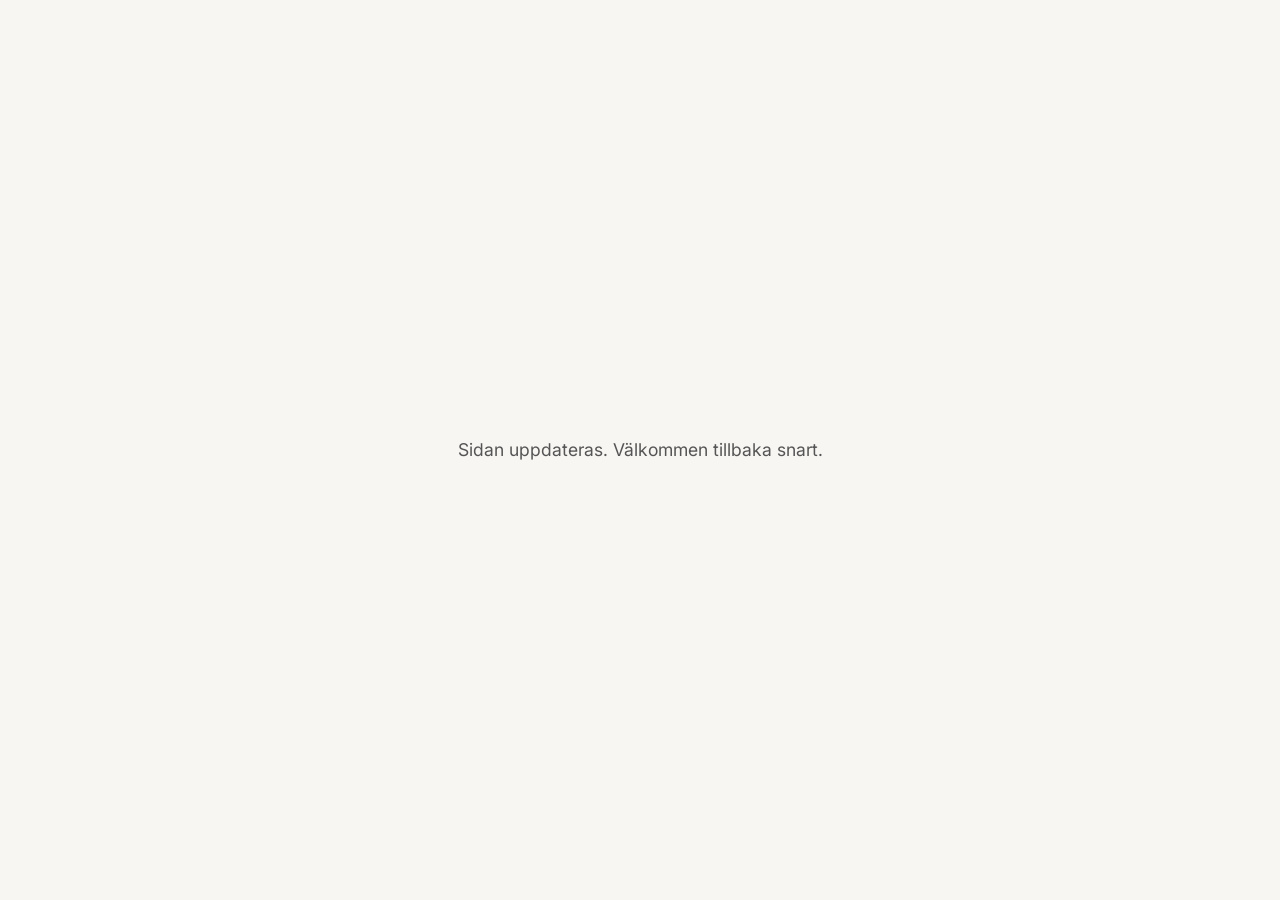
<file: index.html>
<!DOCTYPE html>
<html lang="sv">
<head>
  <meta charset="UTF-8">
  <meta name="viewport" content="width=device-width, initial-scale=1.0">
  <title>LM Schön — Kungarum.se</title>
  <meta name="description" content="Kungarum.se — sidan uppdateras.">
  <link rel="preconnect" href="https://fonts.googleapis.com">
  <link rel="preconnect" href="https://fonts.gstatic.com" crossorigin>
  <link href="https://fonts.googleapis.com/css2?family=Playfair+Display:wght@400;700&family=Inter:wght@400;500&display=swap" rel="stylesheet">
  <style>
    *, *::before, *::after { margin: 0; padding: 0; box-sizing: border-box; }
    body {
      font-family: 'Inter', sans-serif;
      min-height: 100vh;
      display: flex;
      align-items: center;
      justify-content: center;
      background: #f8f6f3;
      color: #2c2c2c;
      text-align: center;
      padding: 2rem;
    }
    .container { max-width: 480px; }
    h1 {
      font-family: 'Playfair Display', serif;
      font-size: 2.5rem;
      margin-bottom: 1rem;
      color: #1a1a1a;
    }
    p {
      font-size: 1.1rem;
      line-height: 1.6;
      color: #555;
    }
  </style>
</head>
<body>
  <div class="container">
    <p>Sidan uppdateras. Välkommen tillbaka snart.</p>
  </div>
</body>
</html>
</file>
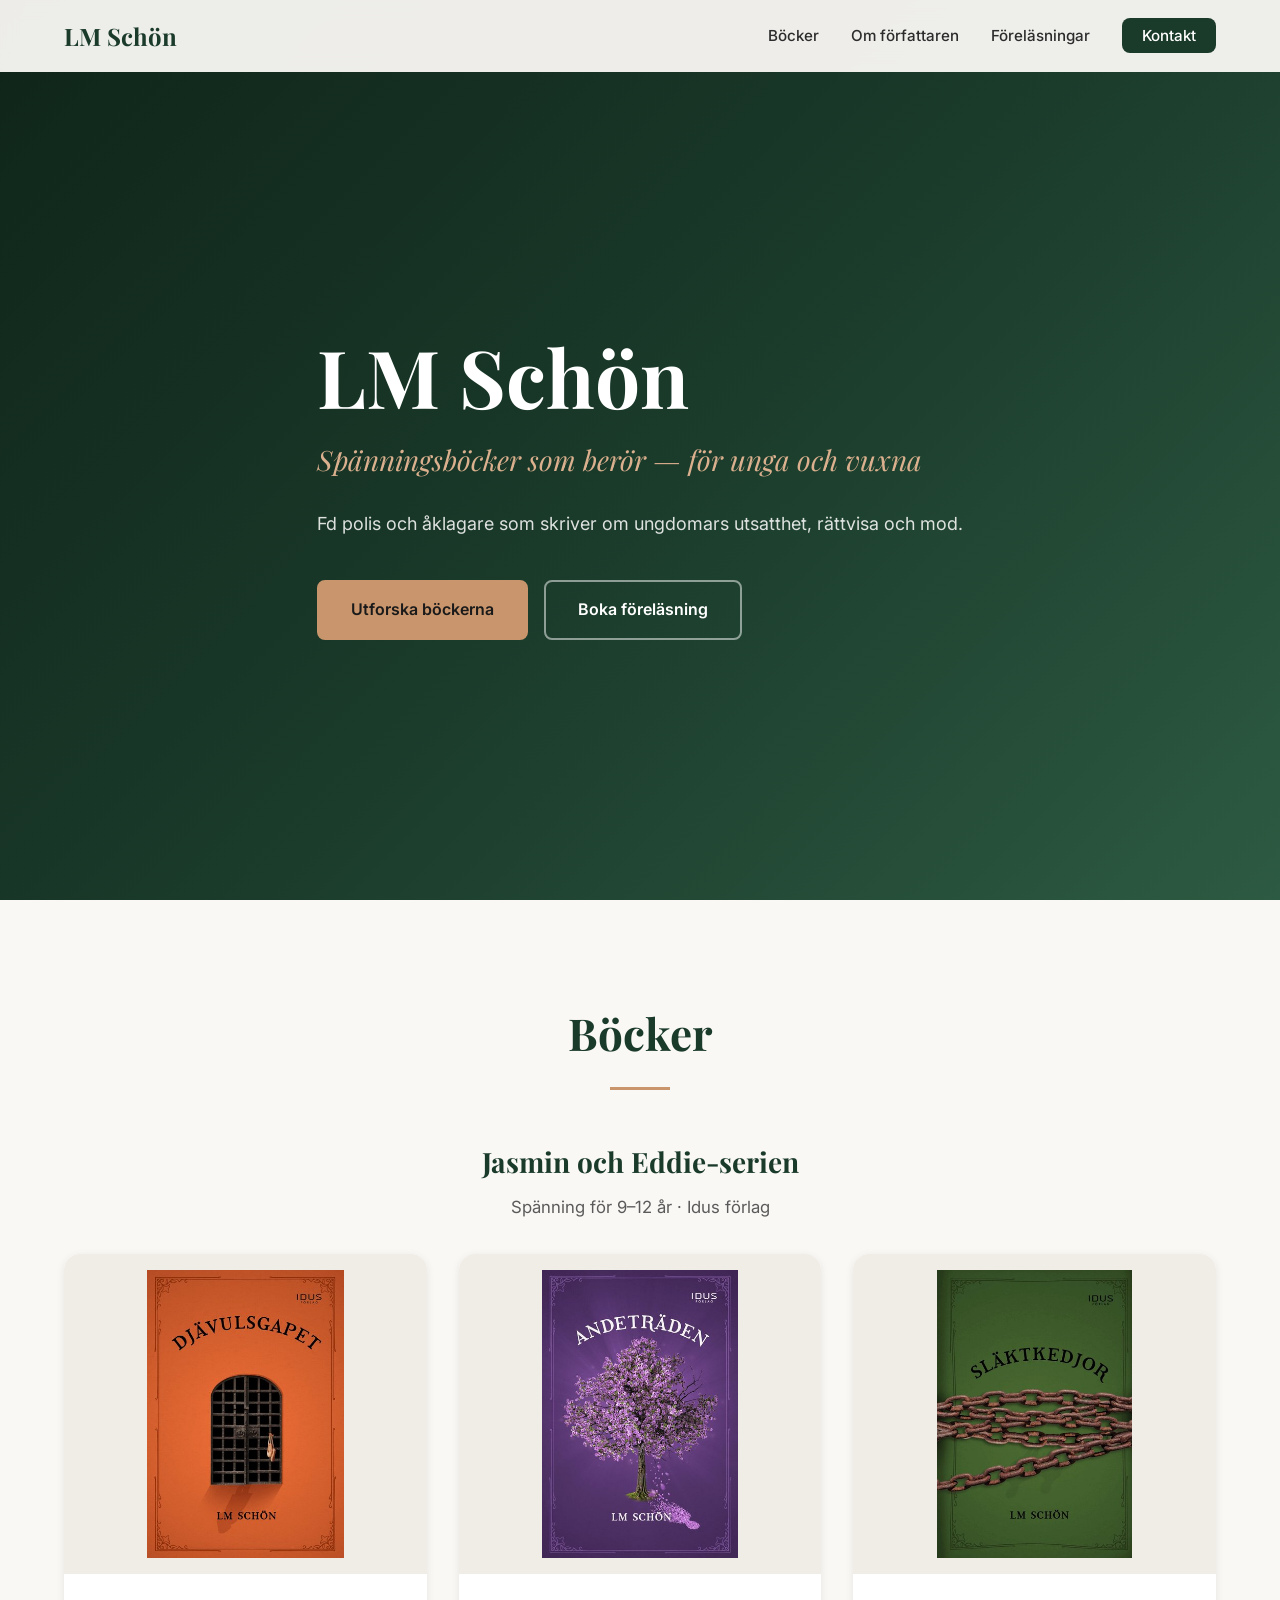
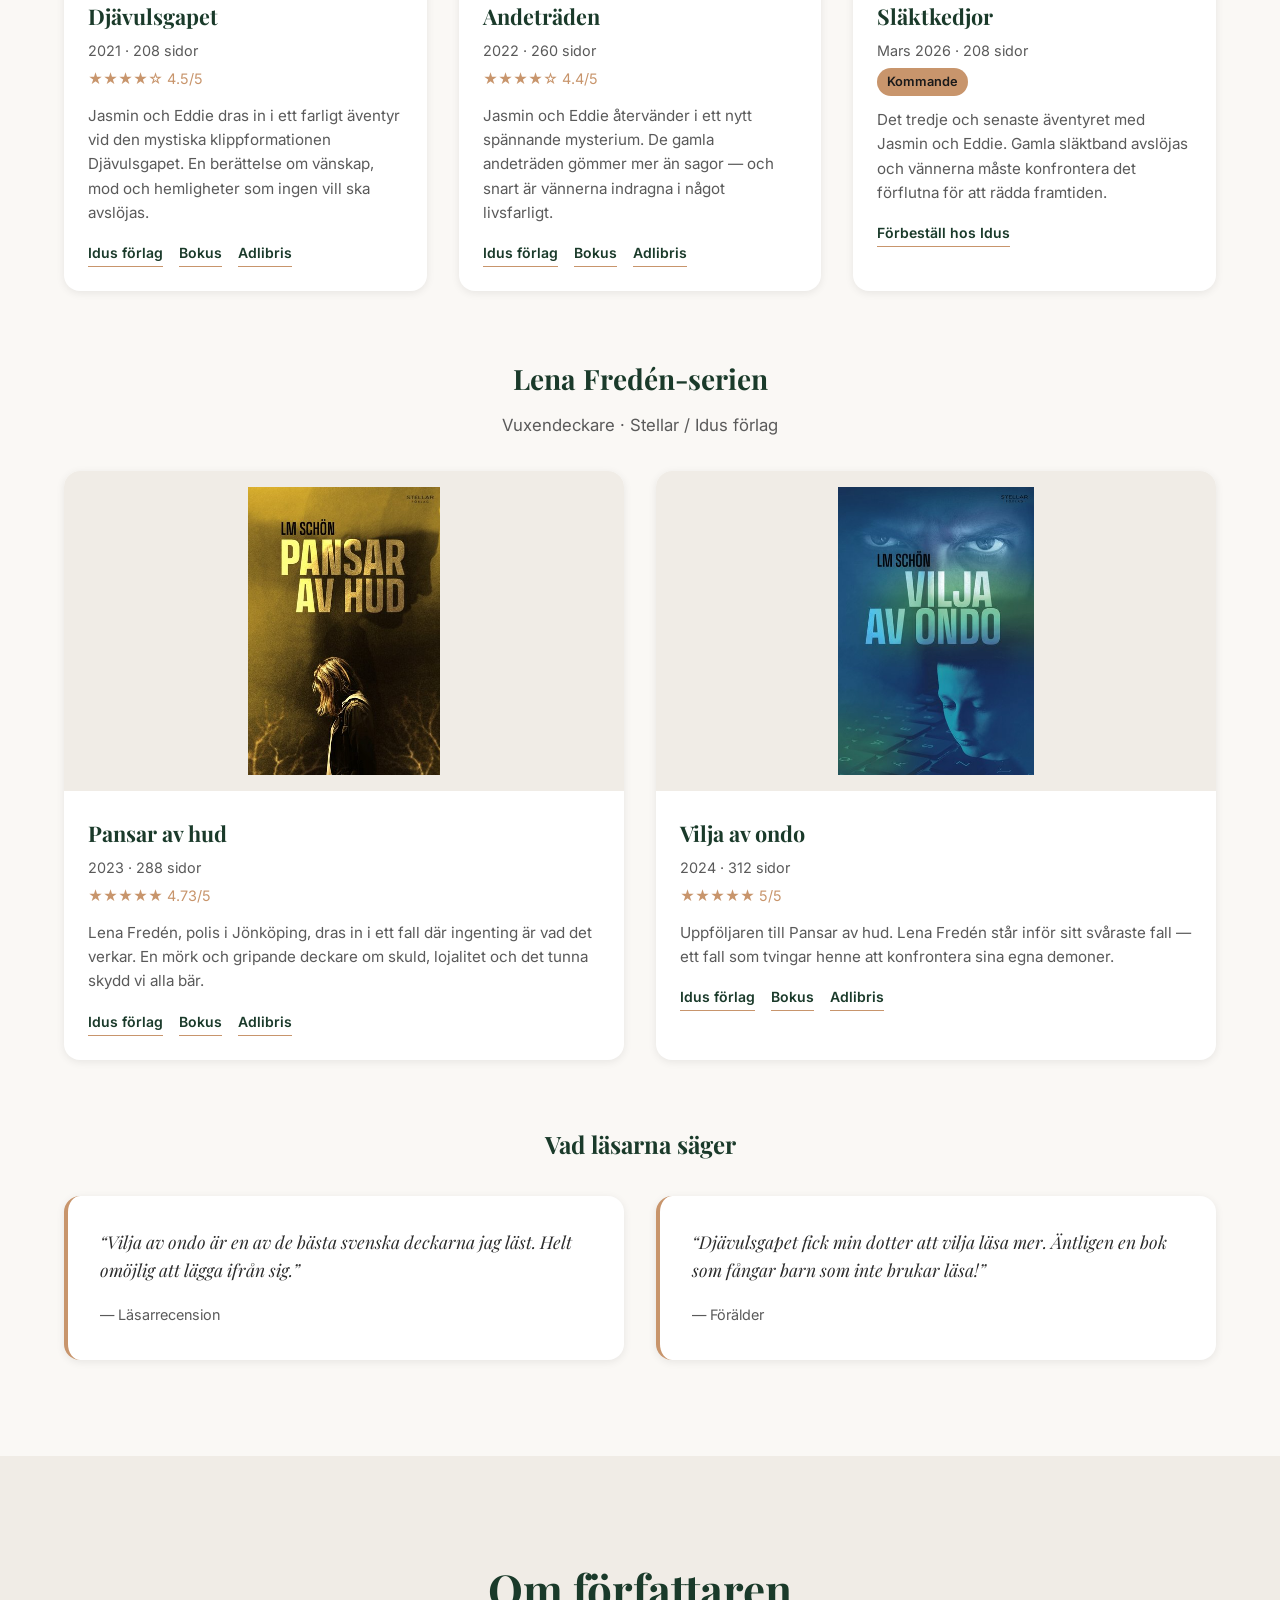
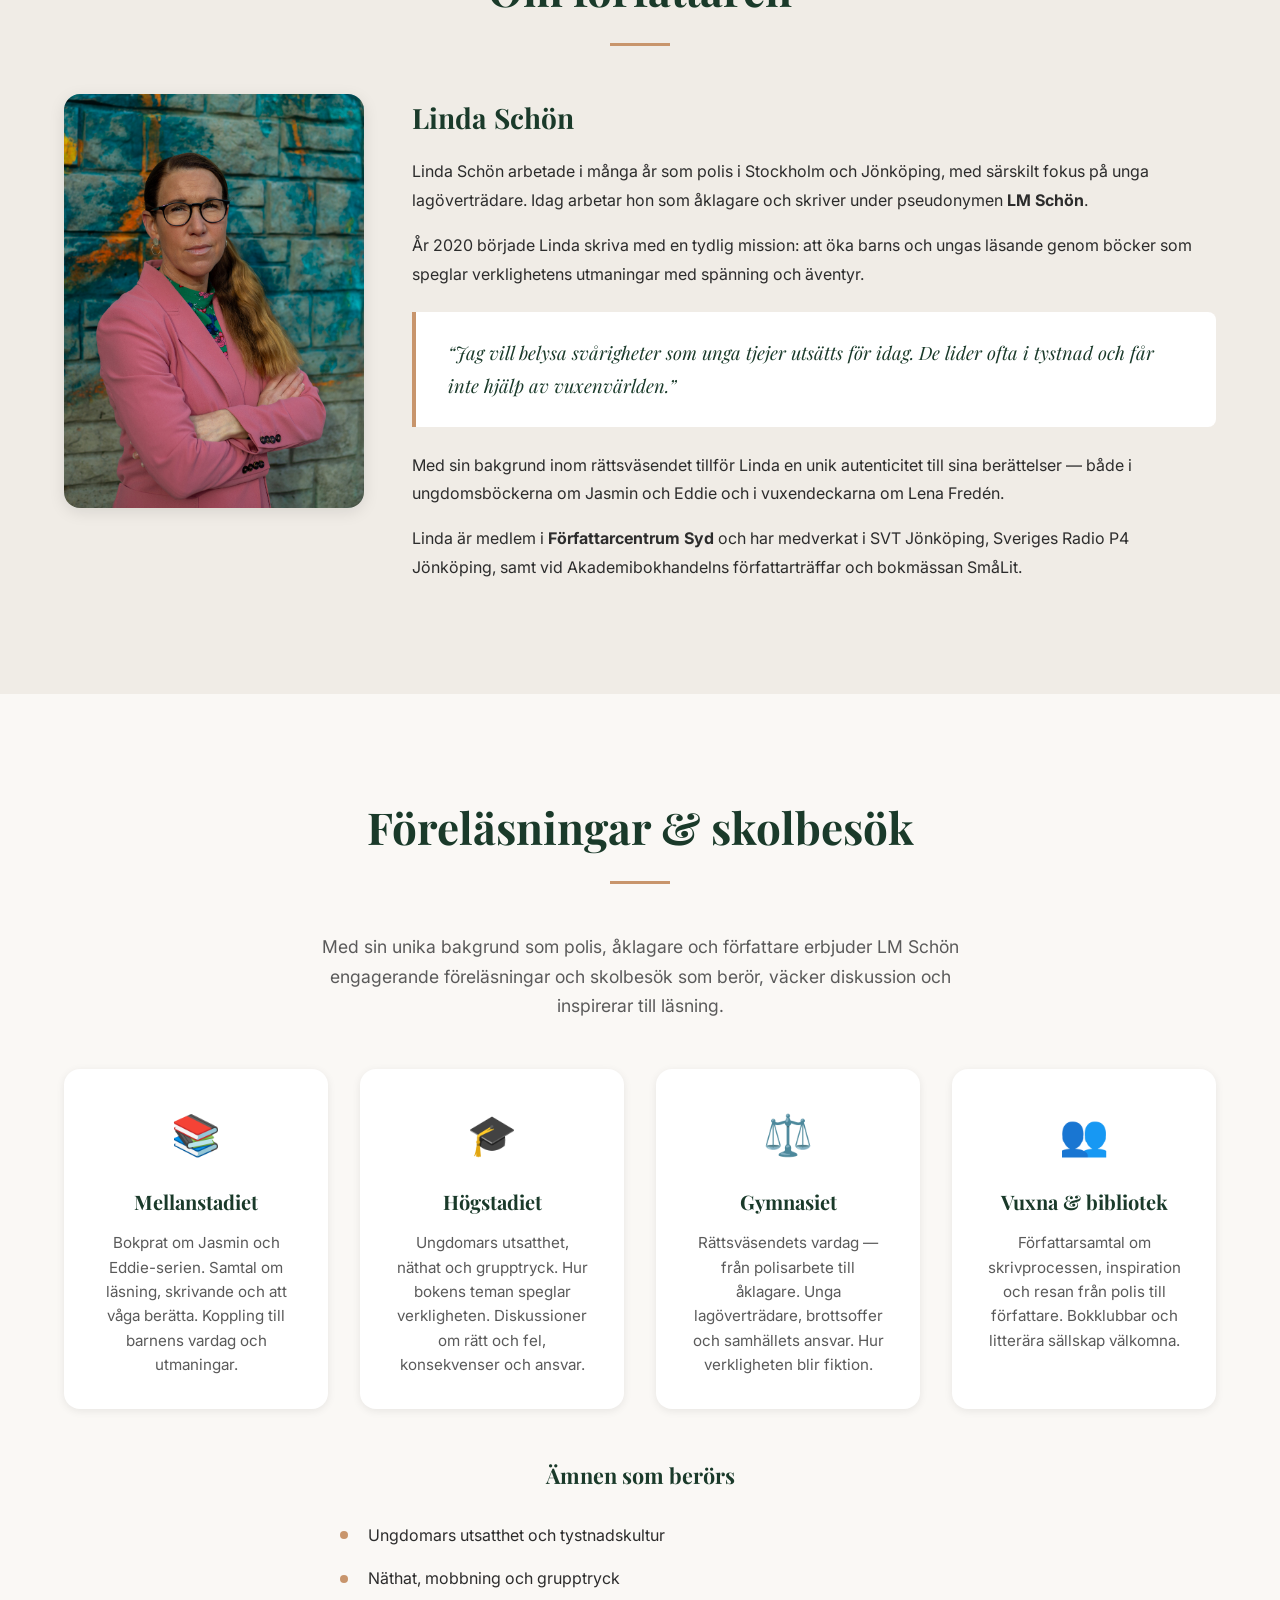
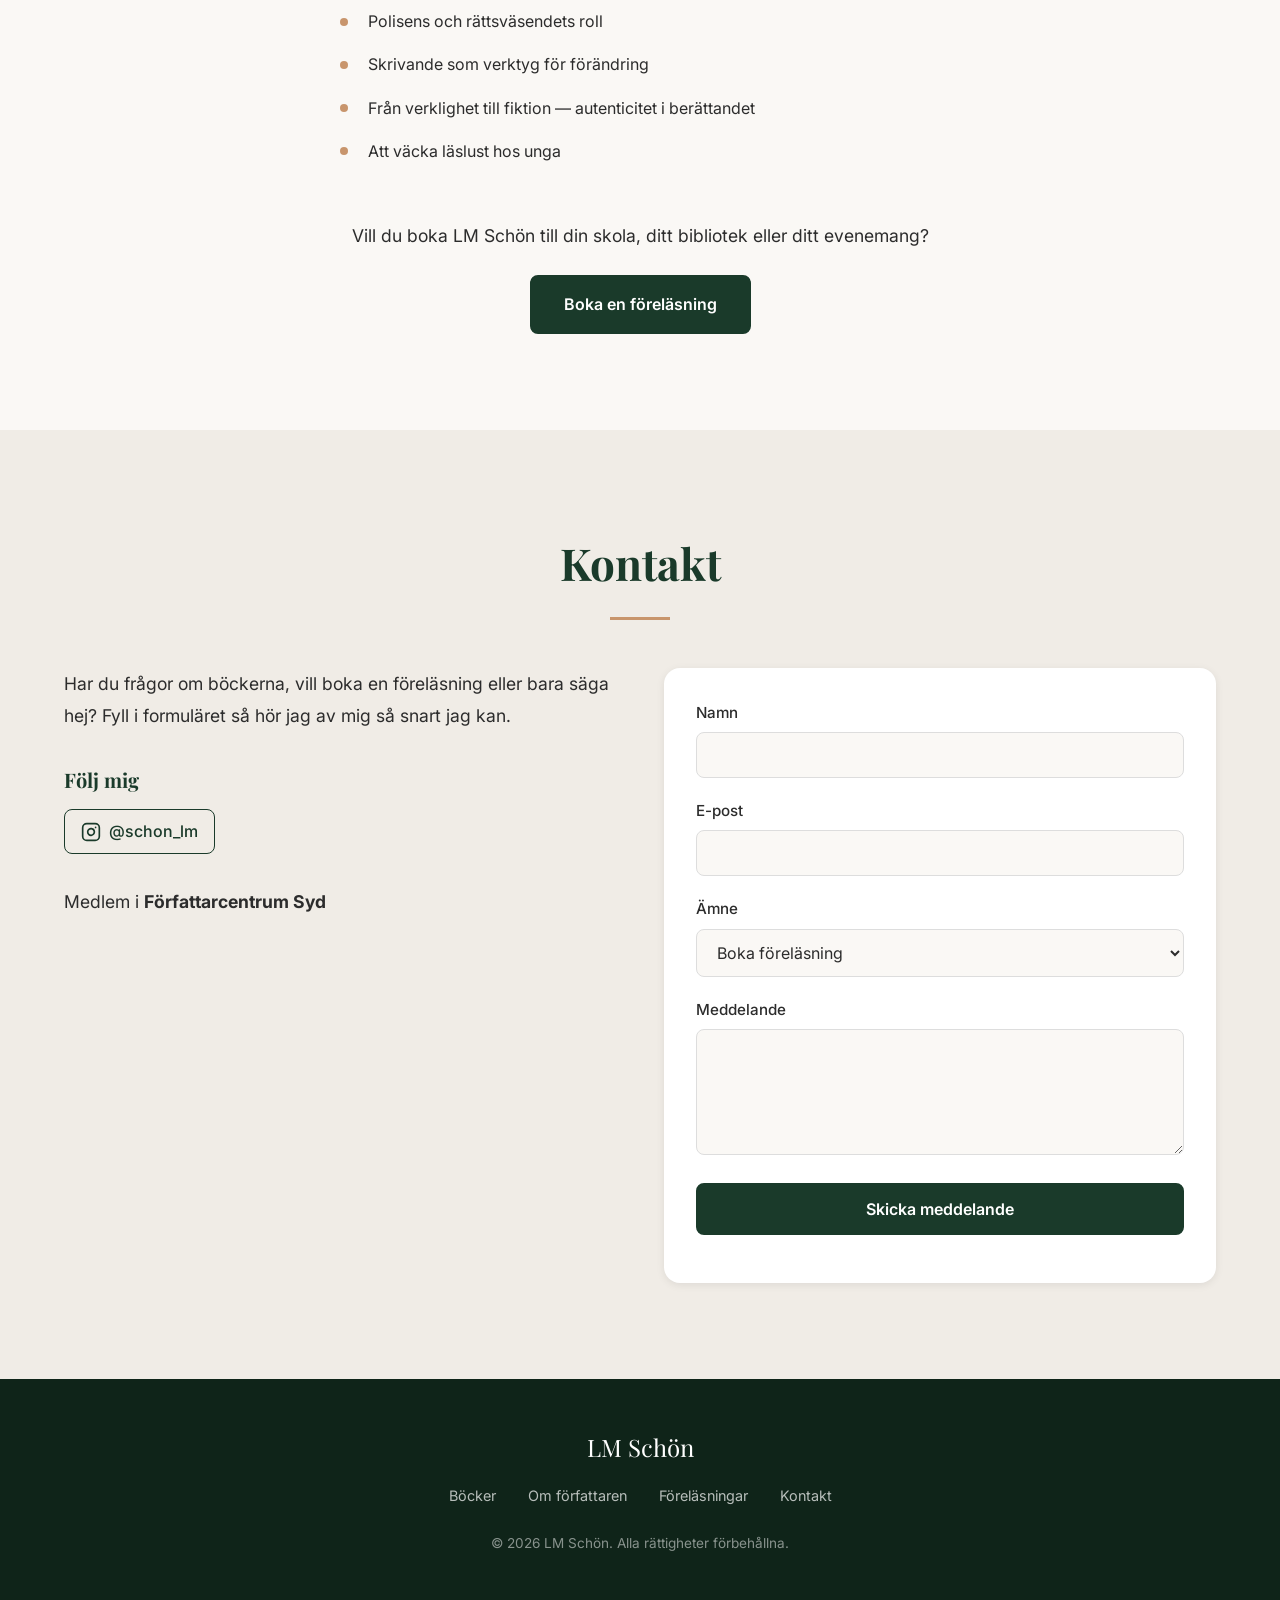
<file: index.backup.html>
<!DOCTYPE html>
<html lang="sv">
<head>
  <meta charset="UTF-8">
  <meta name="viewport" content="width=device-width, initial-scale=1.0">
  <title>LM Schön — Författare | Kungarum.se</title>
  <meta name="description" content="LM Schön — författare av spänningsböcker för unga och vuxna. Boka föreläsningar för skolor. Jasmin och Eddie-serien, Lena Fredén-serien.">
  <link rel="preconnect" href="https://fonts.googleapis.com">
  <link rel="preconnect" href="https://fonts.gstatic.com" crossorigin>
  <link href="https://fonts.googleapis.com/css2?family=Playfair+Display:ital,wght@0,400;0,700;1,400&family=Inter:wght@400;500;600&display=swap" rel="stylesheet">
  <link rel="stylesheet" href="css/style.css">
</head>
<body>
  <!-- Navigation -->
  <nav class="navbar" id="navbar">
    <div class="nav-container">
      <a href="#hero" class="nav-logo">LM Schön</a>
      <button class="nav-toggle" id="nav-toggle" aria-label="Öppna meny">
        <span></span>
        <span></span>
        <span></span>
      </button>
      <ul class="nav-menu" id="nav-menu">
        <li><a href="#bocker" class="nav-link">Böcker</a></li>
        <li><a href="#om" class="nav-link">Om författaren</a></li>
        <li><a href="#forelasningar" class="nav-link">Föreläsningar</a></li>
        <li><a href="#kontakt" class="nav-link nav-link--cta">Kontakt</a></li>
      </ul>
    </div>
  </nav>

  <!-- Hero -->
  <section class="hero" id="hero">
    <div class="container">
      <div class="hero-content">
        <h1 class="hero-title">LM Schön</h1>
        <p class="hero-subtitle">Spänningsböcker som berör &mdash; för unga och vuxna</p>
        <p class="hero-text">Fd polis och åklagare som skriver om ungdomars utsatthet, rättvisa och mod.</p>
        <div class="hero-buttons">
          <a href="#bocker" class="btn btn--primary">Utforska böckerna</a>
          <a href="#forelasningar" class="btn btn--outline">Boka föreläsning</a>
        </div>
      </div>
    </div>
  </section>

  <!-- Böcker -->
  <section class="section section--books" id="bocker">
    <div class="container">
      <h2 class="section-title">Böcker</h2>

      <!-- Jasmin och Eddie -->
      <div class="book-series">
        <h3 class="series-title">Jasmin och Eddie-serien</h3>
        <p class="series-info">Spänning för 9–12 år &middot; Idus förlag</p>

        <div class="book-grid">
          <article class="book-card fade-in">
            <div class="book-cover">
              <img src="images/djavulsgapet.jpg" alt="Bokomslag: Djävulsgapet av LM Schön">
            </div>
            <div class="book-info">
              <h4 class="book-title">Djävulsgapet</h4>
              <p class="book-meta">2021 &middot; 208 sidor</p>
              <p class="book-rating">&#9733;&#9733;&#9733;&#9733;&#9734; 4.5/5</p>
              <p class="book-desc">Jasmin och Eddie dras in i ett farligt äventyr vid den mystiska klippformationen Djävulsgapet. En berättelse om vänskap, mod och hemligheter som ingen vill ska avslöjas.</p>
              <div class="book-links">
                <a href="https://www.idusforlag.se" target="_blank" rel="noopener">Idus förlag</a>
                <a href="https://www.bokus.com/bok/9789176342671" target="_blank" rel="noopener">Bokus</a>
                <a href="https://www.adlibris.com/se/bok/djavulsgapet-9789176342671" target="_blank" rel="noopener">Adlibris</a>
              </div>
            </div>
          </article>

          <article class="book-card fade-in">
            <div class="book-cover">
              <img src="images/andetraden.jpg" alt="Bokomslag: Andeträden av LM Schön">
            </div>
            <div class="book-info">
              <h4 class="book-title">Andeträden</h4>
              <p class="book-meta">2022 &middot; 260 sidor</p>
              <p class="book-rating">&#9733;&#9733;&#9733;&#9733;&#9734; 4.4/5</p>
              <p class="book-desc">Jasmin och Eddie återvänder i ett nytt spännande mysterium. De gamla andeträden gömmer mer än sagor — och snart är vännerna indragna i något livsfarligt.</p>
              <div class="book-links">
                <a href="https://www.idusforlag.se" target="_blank" rel="noopener">Idus förlag</a>
                <a href="https://www.bokus.com/bok/9789176344927" target="_blank" rel="noopener">Bokus</a>
                <a href="https://www.adlibris.com/se/bok/andetraden-9789176344927" target="_blank" rel="noopener">Adlibris</a>
              </div>
            </div>
          </article>

          <article class="book-card fade-in">
            <div class="book-cover">
              <img src="images/slaktkedjor.jpg" alt="Bokomslag: Släktkedjor av LM Schön">
            </div>
            <div class="book-info">
              <h4 class="book-title">Släktkedjor</h4>
              <p class="book-meta">Mars 2026 &middot; 208 sidor</p>
              <p class="book-badge">Kommande</p>
              <p class="book-desc">Det tredje och senaste äventyret med Jasmin och Eddie. Gamla släktband avslöjas och vännerna måste konfrontera det förflutna för att rädda framtiden.</p>
              <div class="book-links">
                <a href="https://www.idusforlag.se" target="_blank" rel="noopener">Förbeställ hos Idus</a>
              </div>
            </div>
          </article>
        </div>
      </div>

      <!-- Lena Fredén -->
      <div class="book-series">
        <h3 class="series-title">Lena Fredén-serien</h3>
        <p class="series-info">Vuxendeckare &middot; Stellar / Idus förlag</p>

        <div class="book-grid">
          <article class="book-card fade-in">
            <div class="book-cover">
              <img src="images/pansar-av-hud.jpg" alt="Bokomslag: Pansar av hud av LM Schön">
            </div>
            <div class="book-info">
              <h4 class="book-title">Pansar av hud</h4>
              <p class="book-meta">2023 &middot; 288 sidor</p>
              <p class="book-rating">&#9733;&#9733;&#9733;&#9733;&#9733; 4.73/5</p>
              <p class="book-desc">Lena Fredén, polis i Jönköping, dras in i ett fall där ingenting är vad det verkar. En mörk och gripande deckare om skuld, lojalitet och det tunna skydd vi alla bär.</p>
              <div class="book-links">
                <a href="https://www.idusforlag.se" target="_blank" rel="noopener">Idus förlag</a>
                <a href="https://www.bokus.com/bok/9789188981288" target="_blank" rel="noopener">Bokus</a>
                <a href="https://www.adlibris.com/se/bok/pansar-av-hud-9789188981288" target="_blank" rel="noopener">Adlibris</a>
              </div>
            </div>
          </article>

          <article class="book-card fade-in">
            <div class="book-cover">
              <img src="images/vilja-av-ondo.jpg" alt="Bokomslag: Vilja av ondo av LM Schön">
            </div>
            <div class="book-info">
              <h4 class="book-title">Vilja av ondo</h4>
              <p class="book-meta">2024 &middot; 312 sidor</p>
              <p class="book-rating">&#9733;&#9733;&#9733;&#9733;&#9733; 5/5</p>
              <p class="book-desc">Uppföljaren till Pansar av hud. Lena Fredén står inför sitt svåraste fall — ett fall som tvingar henne att konfrontera sina egna demoner.</p>
              <div class="book-links">
                <a href="https://www.idusforlag.se" target="_blank" rel="noopener">Idus förlag</a>
                <a href="https://www.bokus.com/bok/9789188981417" target="_blank" rel="noopener">Bokus</a>
                <a href="https://www.adlibris.com/se/bok/vilja-av-ondo-9789188981417" target="_blank" rel="noopener">Adlibris</a>
              </div>
            </div>
          </article>
        </div>
      </div>

      <!-- Recensioner -->
      <div class="reviews">
        <h3 class="reviews-title">Vad läsarna säger</h3>
        <div class="reviews-grid">
          <blockquote class="review fade-in">
            <p>&ldquo;Vilja av ondo är en av de bästa svenska deckarna jag läst. Helt omöjlig att lägga ifrån sig.&rdquo;</p>
            <cite>— Läsarrecension</cite>
          </blockquote>
          <blockquote class="review fade-in">
            <p>&ldquo;Djävulsgapet fick min dotter att vilja läsa mer. Äntligen en bok som fångar barn som inte brukar läsa!&rdquo;</p>
            <cite>— Förälder</cite>
          </blockquote>
        </div>
      </div>
    </div>
  </section>

  <!-- Om författaren -->
  <section class="section section--about" id="om">
    <div class="container">
      <h2 class="section-title">Om författaren</h2>
      <div class="about-grid">
        <div class="about-photo fade-in">
          <img src="images/forfattare-lm-schon.jpg" alt="Författarporträtt: LM Schön. Foto: Anna Rydén">
        </div>
        <div class="about-text fade-in">
          <h3>Linda Schön</h3>
          <p>Linda Schön arbetade i många år som polis i Stockholm och Jönköping, med särskilt fokus på unga lagöverträdare. Idag arbetar hon som åklagare och skriver under pseudonymen <strong>LM Schön</strong>.</p>
          <p>År 2020 började Linda skriva med en tydlig mission: att öka barns och ungas läsande genom böcker som speglar verklighetens utmaningar med spänning och äventyr.</p>

          <blockquote class="about-quote">
            <p>&ldquo;Jag vill belysa svårigheter som unga tjejer utsätts för idag. De lider ofta i tystnad och får inte hjälp av vuxenvärlden.&rdquo;</p>
          </blockquote>

          <p>Med sin bakgrund inom rättsväsendet tillför Linda en unik autenticitet till sina berättelser — både i ungdomsböckerna om Jasmin och Eddie och i vuxendeckarna om Lena Fredén.</p>

          <p>Linda är medlem i <strong>Författarcentrum Syd</strong> och har medverkat i SVT Jönköping, Sveriges Radio P4 Jönköping, samt vid Akademibokhandelns författarträffar och bokmässan SmåLit.</p>
        </div>
      </div>
    </div>
  </section>

  <!-- Föreläsningar -->
  <section class="section section--lectures" id="forelasningar">
    <div class="container">
      <h2 class="section-title">Föreläsningar & skolbesök</h2>
      <div class="lectures-intro fade-in">
        <p>Med sin unika bakgrund som polis, åklagare och författare erbjuder LM Schön engagerande föreläsningar och skolbesök som berör, väcker diskussion och inspirerar till läsning.</p>
      </div>

      <div class="lectures-grid">
        <div class="lecture-card fade-in">
          <div class="lecture-icon">&#128218;</div>
          <h3>Mellanstadiet</h3>
          <p>Bokprat om Jasmin och Eddie-serien. Samtal om läsning, skrivande och att våga berätta. Koppling till barnens vardag och utmaningar.</p>
        </div>

        <div class="lecture-card fade-in">
          <div class="lecture-icon">&#127891;</div>
          <h3>Högstadiet</h3>
          <p>Ungdomars utsatthet, näthat och grupptryck. Hur bokens teman speglar verkligheten. Diskussioner om rätt och fel, konsekvenser och ansvar.</p>
        </div>

        <div class="lecture-card fade-in">
          <div class="lecture-icon">&#9878;&#65039;</div>
          <h3>Gymnasiet</h3>
          <p>Rättsväsendets vardag — från polisarbete till åklagare. Unga lagöverträdare, brottsoffer och samhällets ansvar. Hur verkligheten blir fiktion.</p>
        </div>

        <div class="lecture-card fade-in">
          <div class="lecture-icon">&#128101;</div>
          <h3>Vuxna & bibliotek</h3>
          <p>Författarsamtal om skrivprocessen, inspiration och resan från polis till författare. Bokklubbar och litterära sällskap välkomna.</p>
        </div>
      </div>

      <div class="lectures-topics fade-in">
        <h3>Ämnen som berörs</h3>
        <ul class="topics-list">
          <li>Ungdomars utsatthet och tystnadskultur</li>
          <li>Näthat, mobbning och grupptryck</li>
          <li>Polisens och rättsväsendets roll</li>
          <li>Skrivande som verktyg för förändring</li>
          <li>Från verklighet till fiktion — autenticitet i berättandet</li>
          <li>Att väcka läslust hos unga</li>
        </ul>
      </div>

      <div class="lectures-cta fade-in">
        <p>Vill du boka LM Schön till din skola, ditt bibliotek eller ditt evenemang?</p>
        <a href="#kontakt" class="btn btn--primary">Boka en föreläsning</a>
      </div>
    </div>
  </section>

  <!-- Kontakt -->
  <section class="section section--contact" id="kontakt">
    <div class="container">
      <h2 class="section-title">Kontakt</h2>
      <div class="contact-grid">
        <div class="contact-info fade-in">
          <p>Har du frågor om böckerna, vill boka en föreläsning eller bara säga hej? Fyll i formuläret så hör jag av mig så snart jag kan.</p>
          <div class="contact-social">
            <h3>Följ mig</h3>
            <a href="https://www.instagram.com/schon_lm/" target="_blank" rel="noopener" class="social-link">
              <svg width="24" height="24" viewBox="0 0 24 24" fill="none" stroke="currentColor" stroke-width="2" stroke-linecap="round" stroke-linejoin="round"><rect x="2" y="2" width="20" height="20" rx="5" ry="5"/><path d="M16 11.37A4 4 0 1 1 12.63 8 4 4 0 0 1 16 11.37z"/><line x1="17.5" y1="6.5" x2="17.51" y2="6.5"/></svg>
              @schon_lm
            </a>
          </div>
          <div class="contact-member">
            <p>Medlem i <strong>Författarcentrum Syd</strong></p>
          </div>
        </div>

        <form class="contact-form fade-in" id="contact-form" action="https://formspree.io/f/YOUR_FORM_ID" method="POST">
          <div class="form-group">
            <label for="name">Namn</label>
            <input type="text" id="name" name="name" required>
          </div>
          <div class="form-group">
            <label for="email">E-post</label>
            <input type="email" id="email" name="email" required>
          </div>
          <div class="form-group">
            <label for="subject">Ämne</label>
            <select id="subject" name="subject">
              <option value="forelasning">Boka föreläsning</option>
              <option value="bocker">Fråga om böcker</option>
              <option value="media">Media / intervju</option>
              <option value="ovrigt">Övrigt</option>
            </select>
          </div>
          <div class="form-group">
            <label for="message">Meddelande</label>
            <textarea id="message" name="message" rows="5" required></textarea>
          </div>
          <button type="submit" class="btn btn--primary btn--full">Skicka meddelande</button>
          <p class="form-status" id="form-status"></p>
        </form>
      </div>
    </div>
  </section>

  <!-- Footer -->
  <footer class="footer">
    <div class="container">
      <div class="footer-content">
        <p class="footer-logo">LM Schön</p>
        <nav class="footer-nav">
          <a href="#bocker">Böcker</a>
          <a href="#om">Om författaren</a>
          <a href="#forelasningar">Föreläsningar</a>
          <a href="#kontakt">Kontakt</a>
        </nav>
        <p class="footer-copy">&copy; 2026 LM Schön. Alla rättigheter förbehållna.</p>
      </div>
    </div>
  </footer>

  <script src="js/main.js"></script>
</body>
</html>
</file>
<file: css/style.css>
/* ===================================
   Kungarum.se — LM Schön
   Style Sheet
   =================================== */

/* --- Custom Properties --- */
:root {
  --color-primary: #1a3a2a;
  --color-primary-light: #2d5a42;
  --color-primary-dark: #0f2419;
  --color-accent: #c8956c;
  --color-accent-light: #dbb08e;
  --color-bg: #faf8f5;
  --color-bg-alt: #f0ece6;
  --color-text: #2c2c2c;
  --color-text-light: #5a5a5a;
  --color-white: #ffffff;
  --color-dark: #1a1a1a;

  --font-heading: 'Playfair Display', Georgia, serif;
  --font-body: 'Inter', -apple-system, BlinkMacSystemFont, sans-serif;

  --max-width: 1200px;
  --nav-height: 72px;

  --shadow-sm: 0 2px 8px rgba(0, 0, 0, 0.08);
  --shadow-md: 0 4px 16px rgba(0, 0, 0, 0.1);
  --shadow-lg: 0 8px 32px rgba(0, 0, 0, 0.12);

  --radius: 8px;
  --radius-lg: 16px;

  --transition: 0.3s ease;
}

/* --- Reset & Base --- */
*,
*::before,
*::after {
  margin: 0;
  padding: 0;
  box-sizing: border-box;
}

html {
  scroll-behavior: smooth;
  scroll-padding-top: var(--nav-height);
}

body {
  font-family: var(--font-body);
  font-size: 1rem;
  line-height: 1.7;
  color: var(--color-text);
  background-color: var(--color-bg);
  -webkit-font-smoothing: antialiased;
}

img {
  max-width: 100%;
  height: auto;
  display: block;
}

a {
  color: var(--color-primary);
  text-decoration: none;
  transition: color var(--transition);
}

a:hover {
  color: var(--color-accent);
}

/* --- Container --- */
.container {
  max-width: var(--max-width);
  margin: 0 auto;
  padding: 0 1.5rem;
}

/* --- Navigation --- */
.navbar {
  position: fixed;
  top: 0;
  left: 0;
  right: 0;
  height: var(--nav-height);
  background: rgba(250, 248, 245, 0.95);
  backdrop-filter: blur(10px);
  z-index: 1000;
  transition: box-shadow var(--transition);
}

.navbar.scrolled {
  box-shadow: var(--shadow-sm);
}

.nav-container {
  max-width: var(--max-width);
  margin: 0 auto;
  padding: 0 1.5rem;
  display: flex;
  align-items: center;
  justify-content: space-between;
  height: 100%;
}

.nav-logo {
  font-family: var(--font-heading);
  font-size: 1.5rem;
  font-weight: 700;
  color: var(--color-primary);
}

.nav-logo:hover {
  color: var(--color-primary);
}

.nav-menu {
  display: flex;
  align-items: center;
  gap: 2rem;
  list-style: none;
}

.nav-link {
  font-size: 0.95rem;
  font-weight: 500;
  color: var(--color-text);
  position: relative;
}

.nav-link::after {
  content: '';
  position: absolute;
  bottom: -4px;
  left: 0;
  width: 0;
  height: 2px;
  background: var(--color-accent);
  transition: width var(--transition);
}

.nav-link:hover::after,
.nav-link.active::after {
  width: 100%;
}

.nav-link:hover {
  color: var(--color-primary);
}

.nav-link--cta {
  background: var(--color-primary);
  color: var(--color-white) !important;
  padding: 0.5rem 1.25rem;
  border-radius: var(--radius);
}

.nav-link--cta::after {
  display: none;
}

.nav-link--cta:hover {
  background: var(--color-primary-light);
  color: var(--color-white) !important;
}

/* Hamburger */
.nav-toggle {
  display: none;
  flex-direction: column;
  gap: 5px;
  background: none;
  border: none;
  cursor: pointer;
  padding: 4px;
}

.nav-toggle span {
  display: block;
  width: 24px;
  height: 2px;
  background: var(--color-text);
  transition: var(--transition);
}

.nav-toggle.active span:nth-child(1) {
  transform: rotate(45deg) translate(5px, 5px);
}

.nav-toggle.active span:nth-child(2) {
  opacity: 0;
}

.nav-toggle.active span:nth-child(3) {
  transform: rotate(-45deg) translate(5px, -5px);
}

/* --- Buttons --- */
.btn {
  display: inline-block;
  font-family: var(--font-body);
  font-size: 1rem;
  font-weight: 600;
  padding: 0.875rem 2rem;
  border-radius: var(--radius);
  cursor: pointer;
  transition: all var(--transition);
  border: 2px solid transparent;
  text-align: center;
}

.btn--primary {
  background: var(--color-primary);
  color: var(--color-white);
  border-color: var(--color-primary);
}

.btn--primary:hover {
  background: var(--color-primary-light);
  border-color: var(--color-primary-light);
  color: var(--color-white);
}

.btn--outline {
  background: transparent;
  color: var(--color-primary);
  border-color: var(--color-primary);
}

.btn--outline:hover {
  background: var(--color-primary);
  color: var(--color-white);
}

.btn--full {
  width: 100%;
}

/* --- Hero --- */
.hero {
  min-height: 100vh;
  display: flex;
  align-items: center;
  background: linear-gradient(135deg, var(--color-primary-dark) 0%, var(--color-primary) 50%, var(--color-primary-light) 100%);
  color: var(--color-white);
  padding-top: var(--nav-height);
}

.hero-content {
  max-width: 700px;
  padding: 4rem 0;
}

.hero-title {
  font-family: var(--font-heading);
  font-size: clamp(3rem, 8vw, 5rem);
  font-weight: 700;
  line-height: 1.1;
  margin-bottom: 1rem;
}

.hero-subtitle {
  font-family: var(--font-heading);
  font-size: clamp(1.25rem, 3vw, 1.75rem);
  font-style: italic;
  color: var(--color-accent-light);
  margin-bottom: 1.5rem;
}

.hero-text {
  font-size: 1.125rem;
  line-height: 1.8;
  color: rgba(255, 255, 255, 0.85);
  margin-bottom: 2.5rem;
}

.hero-buttons {
  display: flex;
  gap: 1rem;
  flex-wrap: wrap;
}

.hero .btn--primary {
  background: var(--color-accent);
  border-color: var(--color-accent);
  color: var(--color-dark);
}

.hero .btn--primary:hover {
  background: var(--color-accent-light);
  border-color: var(--color-accent-light);
}

.hero .btn--outline {
  color: var(--color-white);
  border-color: rgba(255, 255, 255, 0.5);
}

.hero .btn--outline:hover {
  background: rgba(255, 255, 255, 0.1);
  border-color: var(--color-white);
  color: var(--color-white);
}

/* --- Sections --- */
.section {
  padding: 6rem 0;
}

.section-title {
  font-family: var(--font-heading);
  font-size: clamp(2rem, 5vw, 2.75rem);
  color: var(--color-primary);
  text-align: center;
  margin-bottom: 3rem;
}

.section-title::after {
  content: '';
  display: block;
  width: 60px;
  height: 3px;
  background: var(--color-accent);
  margin: 1rem auto 0;
}

/* --- Books --- */
.section--books {
  background: var(--color-bg);
}

.book-series {
  margin-bottom: 4rem;
}

.series-title {
  font-family: var(--font-heading);
  font-size: 1.75rem;
  color: var(--color-primary);
  text-align: center;
  margin-bottom: 0.5rem;
}

.series-info {
  text-align: center;
  color: var(--color-text-light);
  margin-bottom: 2rem;
  font-size: 1.05rem;
}

.book-grid {
  display: grid;
  grid-template-columns: repeat(auto-fit, minmax(300px, 1fr));
  gap: 2rem;
}

.book-card {
  background: var(--color-white);
  border-radius: var(--radius-lg);
  overflow: hidden;
  box-shadow: var(--shadow-sm);
  transition: transform var(--transition), box-shadow var(--transition);
}

.book-card:hover {
  transform: translateY(-4px);
  box-shadow: var(--shadow-md);
}

.book-cover img {
  width: 100%;
  height: 320px;
  object-fit: contain;
  background: var(--color-bg-alt);
  padding: 1rem;
}

.book-info {
  padding: 1.5rem;
}

.book-title {
  font-family: var(--font-heading);
  font-size: 1.35rem;
  color: var(--color-primary);
  margin-bottom: 0.25rem;
}

.book-meta {
  font-size: 0.9rem;
  color: var(--color-text-light);
  margin-bottom: 0.25rem;
}

.book-rating {
  color: var(--color-accent);
  font-size: 0.9rem;
  margin-bottom: 0.75rem;
}

.book-badge {
  display: inline-block;
  background: var(--color-accent);
  color: var(--color-dark);
  font-size: 0.8rem;
  font-weight: 600;
  padding: 0.2rem 0.6rem;
  border-radius: 20px;
  margin-bottom: 0.75rem;
}

.book-desc {
  font-size: 0.95rem;
  color: var(--color-text-light);
  margin-bottom: 1rem;
  line-height: 1.6;
}

.book-links {
  display: flex;
  gap: 1rem;
  flex-wrap: wrap;
}

.book-links a {
  font-size: 0.875rem;
  font-weight: 600;
  color: var(--color-primary);
  border-bottom: 1px solid var(--color-accent);
  padding-bottom: 1px;
}

.book-links a:hover {
  color: var(--color-accent);
}

/* Reviews */
.reviews {
  margin-top: 2rem;
}

.reviews-title {
  font-family: var(--font-heading);
  font-size: 1.5rem;
  text-align: center;
  color: var(--color-primary);
  margin-bottom: 2rem;
}

.reviews-grid {
  display: grid;
  grid-template-columns: repeat(auto-fit, minmax(280px, 1fr));
  gap: 2rem;
}

.review {
  background: var(--color-white);
  padding: 2rem;
  border-radius: var(--radius-lg);
  border-left: 4px solid var(--color-accent);
  box-shadow: var(--shadow-sm);
}

.review p {
  font-family: var(--font-heading);
  font-size: 1.1rem;
  font-style: italic;
  line-height: 1.6;
  color: var(--color-text);
  margin-bottom: 1rem;
}

.review cite {
  font-style: normal;
  font-size: 0.9rem;
  color: var(--color-text-light);
}

/* --- About --- */
.section--about {
  background: var(--color-bg-alt);
}

.about-grid {
  display: grid;
  grid-template-columns: 300px 1fr;
  gap: 3rem;
  align-items: start;
}

.about-photo img {
  width: 100%;
  border-radius: var(--radius-lg);
  box-shadow: var(--shadow-md);
  object-fit: cover;
}

.about-text h3 {
  font-family: var(--font-heading);
  font-size: 1.75rem;
  color: var(--color-primary);
  margin-bottom: 1rem;
}

.about-text p {
  margin-bottom: 1rem;
  color: var(--color-text);
  line-height: 1.8;
}

.about-quote {
  background: var(--color-white);
  border-left: 4px solid var(--color-accent);
  padding: 1.5rem 2rem;
  margin: 1.5rem 0;
  border-radius: 0 var(--radius) var(--radius) 0;
}

.about-quote p {
  font-family: var(--font-heading);
  font-style: italic;
  font-size: 1.15rem;
  color: var(--color-primary);
  margin-bottom: 0;
}

/* --- Lectures --- */
.section--lectures {
  background: var(--color-bg);
}

.lectures-intro {
  max-width: 700px;
  margin: 0 auto 3rem;
  text-align: center;
  font-size: 1.1rem;
  color: var(--color-text-light);
}

.lectures-grid {
  display: grid;
  grid-template-columns: repeat(auto-fit, minmax(250px, 1fr));
  gap: 2rem;
  margin-bottom: 3rem;
}

.lecture-card {
  background: var(--color-white);
  padding: 2rem;
  border-radius: var(--radius-lg);
  text-align: center;
  box-shadow: var(--shadow-sm);
  transition: transform var(--transition), box-shadow var(--transition);
}

.lecture-card:hover {
  transform: translateY(-4px);
  box-shadow: var(--shadow-md);
}

.lecture-icon {
  font-size: 2.5rem;
  margin-bottom: 1rem;
}

.lecture-card h3 {
  font-family: var(--font-heading);
  font-size: 1.25rem;
  color: var(--color-primary);
  margin-bottom: 0.75rem;
}

.lecture-card p {
  font-size: 0.95rem;
  color: var(--color-text-light);
  line-height: 1.6;
}

.lectures-topics {
  max-width: 600px;
  margin: 0 auto 3rem;
}

.lectures-topics h3 {
  font-family: var(--font-heading);
  font-size: 1.35rem;
  color: var(--color-primary);
  text-align: center;
  margin-bottom: 1.25rem;
}

.topics-list {
  list-style: none;
}

.topics-list li {
  padding: 0.5rem 0 0.5rem 1.75rem;
  position: relative;
  color: var(--color-text);
}

.topics-list li::before {
  content: '';
  position: absolute;
  left: 0;
  top: 50%;
  transform: translateY(-50%);
  width: 8px;
  height: 8px;
  background: var(--color-accent);
  border-radius: 50%;
}

.lectures-cta {
  text-align: center;
}

.lectures-cta p {
  font-size: 1.1rem;
  margin-bottom: 1.5rem;
  color: var(--color-text);
}

/* --- Contact --- */
.section--contact {
  background: var(--color-bg-alt);
}

.contact-grid {
  display: grid;
  grid-template-columns: 1fr 1fr;
  gap: 3rem;
  align-items: start;
}

.contact-info p {
  font-size: 1.1rem;
  line-height: 1.8;
  color: var(--color-text);
  margin-bottom: 2rem;
}

.contact-social {
  margin-bottom: 2rem;
}

.contact-social h3 {
  font-family: var(--font-heading);
  font-size: 1.25rem;
  color: var(--color-primary);
  margin-bottom: 0.75rem;
}

.social-link {
  display: inline-flex;
  align-items: center;
  gap: 0.5rem;
  font-weight: 500;
  color: var(--color-primary);
  padding: 0.5rem 1rem;
  border: 1px solid var(--color-primary);
  border-radius: var(--radius);
  transition: all var(--transition);
}

.social-link:hover {
  background: var(--color-primary);
  color: var(--color-white);
}

.social-link svg {
  width: 20px;
  height: 20px;
}

.contact-member {
  color: var(--color-text-light);
  font-size: 0.95rem;
}

/* Form */
.contact-form {
  background: var(--color-white);
  padding: 2rem;
  border-radius: var(--radius-lg);
  box-shadow: var(--shadow-sm);
}

.form-group {
  margin-bottom: 1.25rem;
}

.form-group label {
  display: block;
  font-weight: 500;
  margin-bottom: 0.4rem;
  color: var(--color-text);
  font-size: 0.95rem;
}

.form-group input,
.form-group select,
.form-group textarea {
  width: 100%;
  padding: 0.75rem 1rem;
  border: 1px solid #ddd;
  border-radius: var(--radius);
  font-family: var(--font-body);
  font-size: 1rem;
  color: var(--color-text);
  transition: border-color var(--transition);
  background: var(--color-bg);
}

.form-group input:focus,
.form-group select:focus,
.form-group textarea:focus {
  outline: none;
  border-color: var(--color-primary);
  box-shadow: 0 0 0 3px rgba(26, 58, 42, 0.1);
}

.form-group textarea {
  resize: vertical;
}

.form-status {
  text-align: center;
  margin-top: 1rem;
  font-size: 0.95rem;
}

.form-status.success {
  color: var(--color-primary);
}

.form-status.error {
  color: #c0392b;
}

/* --- Footer --- */
.footer {
  background: var(--color-primary-dark);
  color: rgba(255, 255, 255, 0.7);
  padding: 3rem 0;
}

.footer-content {
  text-align: center;
}

.footer-logo {
  font-family: var(--font-heading);
  font-size: 1.5rem;
  color: var(--color-white);
  margin-bottom: 1rem;
}

.footer-nav {
  display: flex;
  justify-content: center;
  gap: 2rem;
  margin-bottom: 1.5rem;
  flex-wrap: wrap;
}

.footer-nav a {
  color: rgba(255, 255, 255, 0.7);
  font-size: 0.9rem;
}

.footer-nav a:hover {
  color: var(--color-accent-light);
}

.footer-copy {
  font-size: 0.85rem;
  color: rgba(255, 255, 255, 0.5);
}

/* --- Animations --- */
.fade-in {
  opacity: 0;
  transform: translateY(20px);
  transition: opacity 0.6s ease, transform 0.6s ease;
}

.fade-in.visible {
  opacity: 1;
  transform: translateY(0);
}

/* --- Responsive --- */
@media (max-width: 768px) {
  .nav-toggle {
    display: flex;
  }

  .nav-menu {
    position: fixed;
    top: var(--nav-height);
    left: 0;
    right: 0;
    bottom: 0;
    background: var(--color-bg);
    flex-direction: column;
    align-items: center;
    justify-content: center;
    gap: 2rem;
    transform: translateX(100%);
    transition: transform var(--transition);
  }

  .nav-menu.active {
    transform: translateX(0);
  }

  .nav-link {
    font-size: 1.25rem;
  }

  .hero-content {
    padding: 3rem 0;
  }

  .section {
    padding: 4rem 0;
  }

  .about-grid {
    grid-template-columns: 1fr;
    text-align: center;
  }

  .about-photo img {
    max-width: 250px;
    margin: 0 auto;
  }

  .about-quote {
    text-align: left;
  }

  .contact-grid {
    grid-template-columns: 1fr;
  }

  .book-grid {
    grid-template-columns: 1fr;
  }

  .lectures-grid {
    grid-template-columns: 1fr;
  }
}

@media (max-width: 480px) {
  .hero-buttons {
    flex-direction: column;
  }

  .btn {
    width: 100%;
    text-align: center;
  }

  .footer-nav {
    flex-direction: column;
    gap: 0.75rem;
  }
}
</file>
